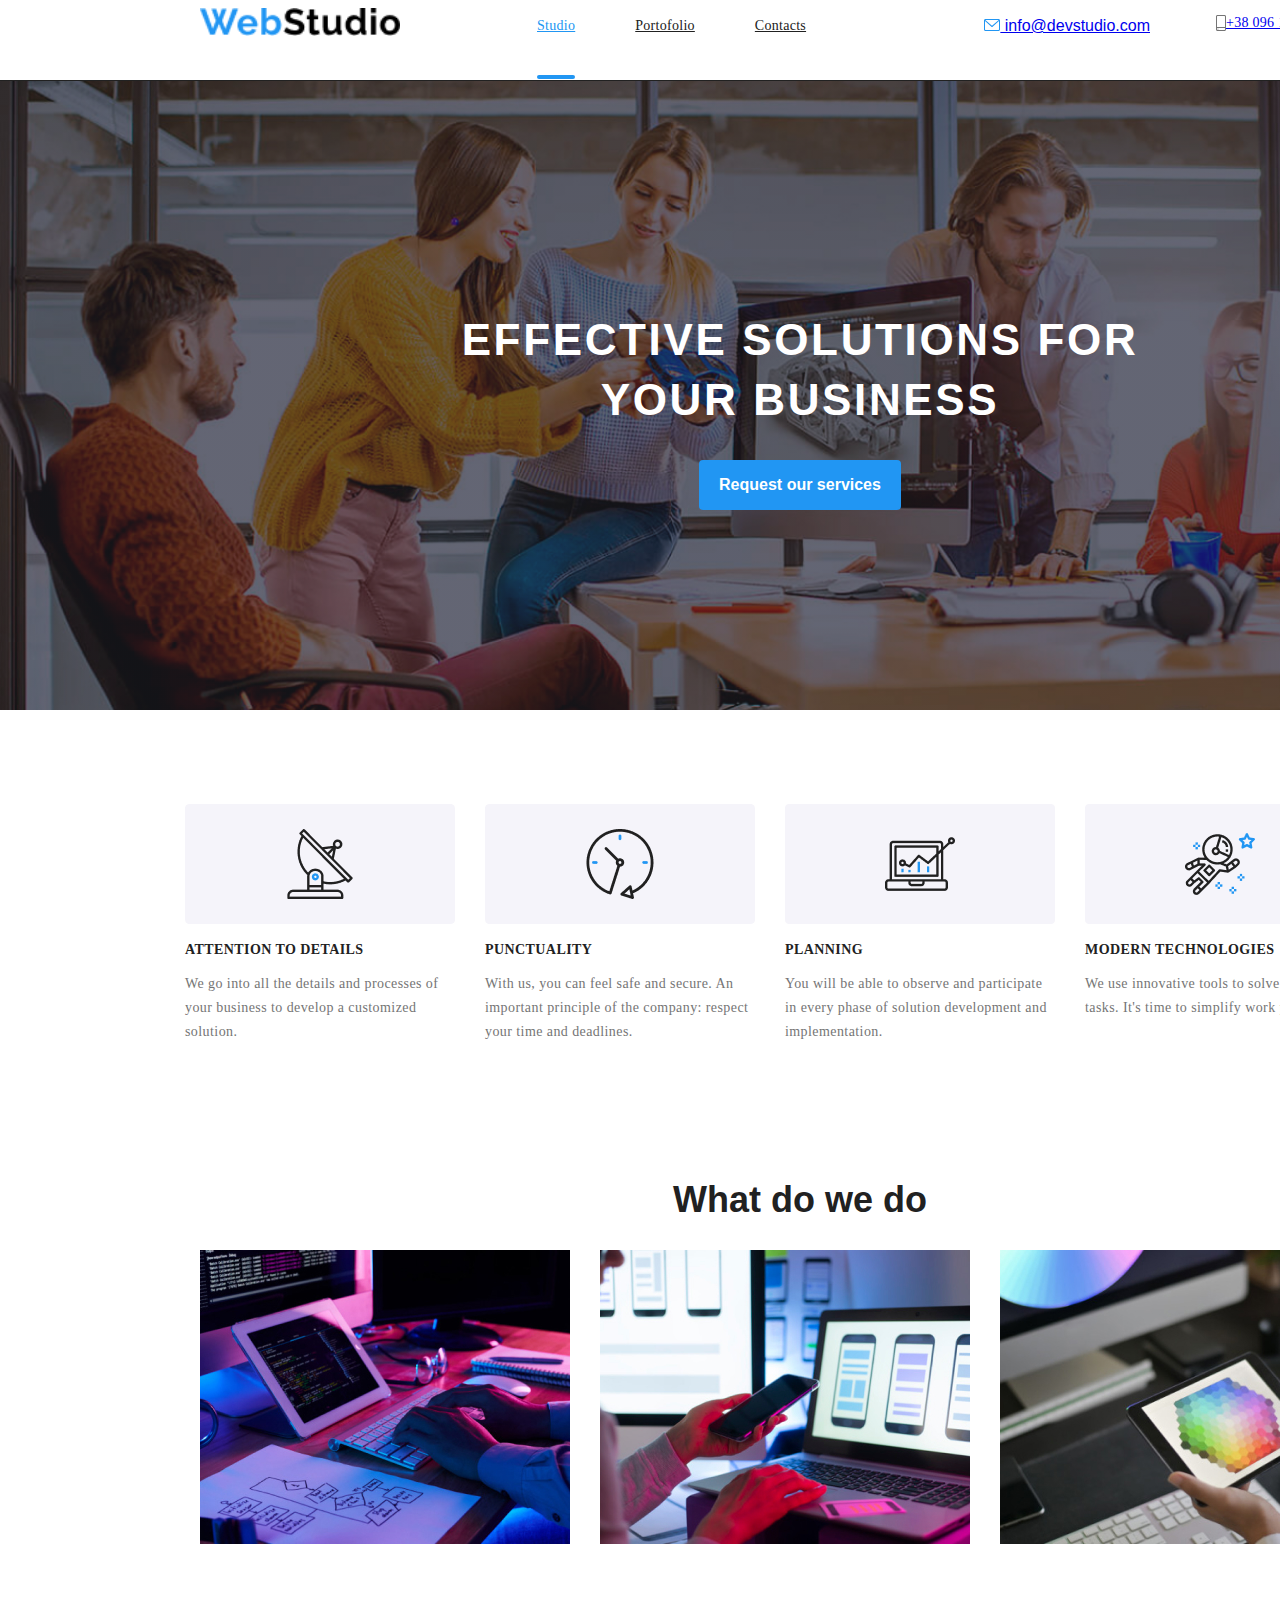
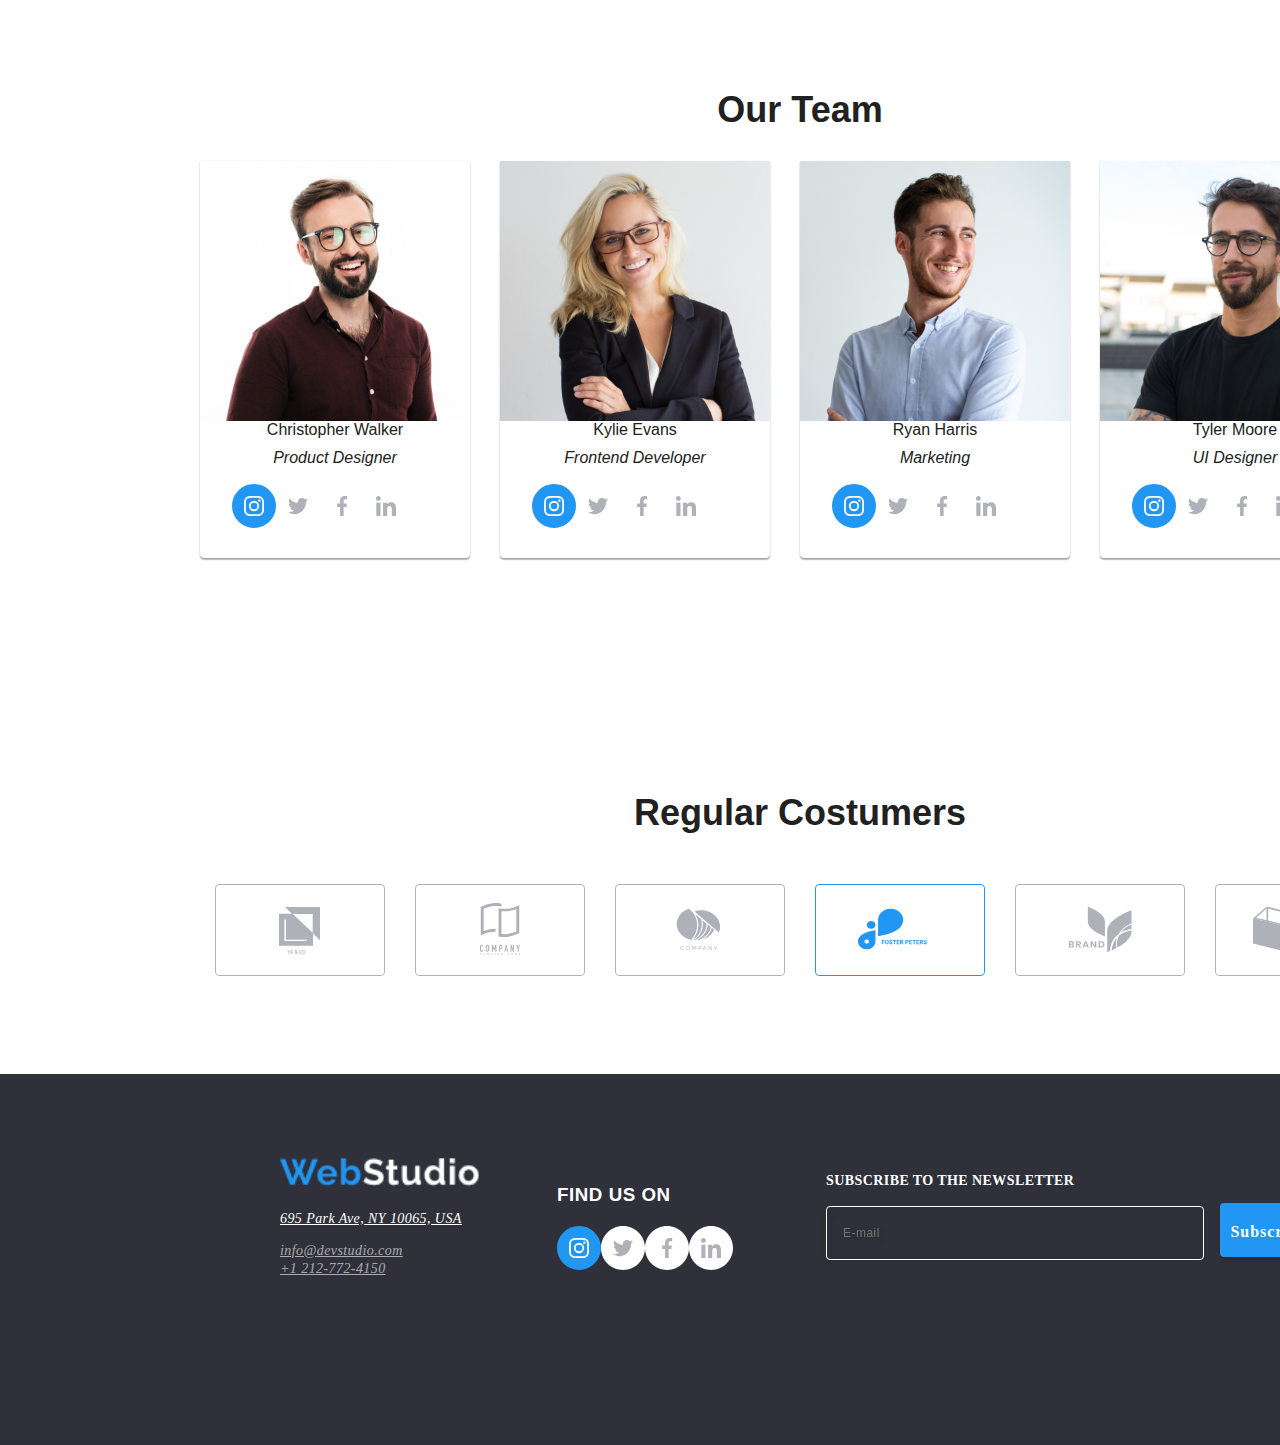
<file: Main/index.html>
<!DOCTYPE html>
<html lang="en">
<head>
    <meta charset="UTF-8">
    <meta name="viewport" content="width=device-width, initial-scale=1.0">
    <title>Web Studio Homework Project</title>
    <link rel="stylesheet" href="style.css">
</head>

<body class="body">
    <header class="header">
        <div class="container upper">
            <nav class="container second-upper">
                    <a class="up-webstudio" href="https://www.figma.com/file/Topsvmk1aTDEczh9VJsPcH/Barbershop_v1-(Copy)?type=design&node-id=25368-1336&t=vBqa1T29tDYzC7oD-0">
                    <img src="images/WebStudio mark.png" alt="WebStudio" width="200"></a>
            <ul class="container studio-portofolio-contacts">
                <li class="studio-portofolio-contacts-item"><a class="up-studio current" href="https://paulbud61.github.io/goit-markup-hw-01/" style="color: #2196F3;">Studio</a></li>
                <li class="studio-portofolio-contacts-item"><a class="up-portofolio" href="https://paulbud61.github.io/goit-markup-hw-02/" style="color: #212121;">Portofolio</a></li>
                <li class="studio-portofolio-contacts-item"><a class="up-contacts" href="contacts.html" style="color: #212121;">Contacts</a></li>
            </ul>
            </nav>
            <ul class="contact-up">
                <li class="container email-phone"><a class="up-email" href="http://gmail.com/"><svg class="header-email-icon" width="16" height="16">
                    <img class="email-icon" src="./images/icons.svg/envelope (hover).svg">
                  </svg>
                  info@devstudio.com
                  </a>
                <li class="container email-phone"><a class="up-phone-number" href="tel:+380961111111"><svg class="header-email-icon" width="16" height="16px">
                    <img class="phone-icon" src="./images/icons.svg/smartphone.svg">
                  </svg>
                  +38 096 111 11 11</a></li>
                
            </ul> 
        </div>
    </header>   
        
    <section class="container header-class">
        <div class="header-class-active">
            <h1 class="container uppertitle-class">EFFECTIVE SOLUTIONS FOR
                <br>
                 YOUR BUSINESS</h1>
            <button data-modal-open class="container request-button">Request our services</button>
            <body>
                <!-- Toate marcajele, inclusiv marcajele ferestrei modale -->
              
                <!-- Plasăm înainte de tag-ul de închidere body  -->
                <script src="./js/modal.js"></script>
              </body>
        </div>
    </section>
    <section class="container upperbody-section">
        <div class="div-upperbody">
            <ul class="container upperbody-class">
                <li class="upperbody-group1">
                    <img class="group-1" src="images/Group 1.png" alt="">
                    <h3 class="container first-upperbody-title-class">ATTENTION TO DETAILS</h3>
                    <p class="container first-upperbody-text-class">We go into all the details and processes of your business to develop a customized solution.</p>
                </li>
                <li class="upperbody-group2">
                    <img class="group-2" src="images/Group 2.png" alt="">
                    <h3 class="container second-upperbody-title-class">PUNCTUALITY</h3>
                    <p class="container second-upperbody-text-class">With us, you can feel safe and secure. An important principle of the company: respect your time and deadlines.</p>
                </li>
                <li class="upperbody-group3">
                    <img class="" src="images/Group 3.png" alt="">
                    <h3 class="container third-upperbody-title-class">PLANNING</h3>
                    <p class="container third-upperbody-text-class">You will be able to observe and participate in every phase of solution development and implementation.</p>
                </li>
                <li class="upperbody-group4">
                    <img src="images/Group 4.png" alt="">
                    <h3 class="container fourth-upperbody-title-class">MODERN TECHNOLOGIES</h3>
                    <p class="container fourth-upperbody-text-class">We use innovative tools to solve assigned tasks. It's time to simplify work processes.</p>
                </li>
         </ul>
        </div>
    </section>
            <section class="section-body-class">
                <div class="container body-class">
            
                    <h2 class="container body-title-class">What do we do</h2>
        
                    <ul class="body-images">
                        <li class="container body-first-img-class">
                            <img src="images/what do we do 1.jpg" alt="" />
                            <div class="overlay overlay">
                              <h3 class="title-img">Desktop App</h3> 
                            </div>
                          </li>
                        <li class="container body-second-img-class"> <img src="images/what we do 2.jpg" alt="Phoning" width="370"><div class="overlay overlay-2">
                            <h3 class="title-img">Mobile Apps</h3> 
                          </div></li>
                        <li class="container body-third-img-class"><img src="images/what we do 3.jpg" alt="Drawing" width="370"><div class="overlay overlay-3">
                            <h3 class="title-img">Design Solutions</h3> 
                          </div></li> 
                    </ul>
                </div>
            </section>
    
    <section class="section-lowerbody-class">
        <ul class="container lowerbody-class">
            <h2 class="container lowerbody-title-class">Our Team</h2>
    
            <ul class="container lowerbody-imgs-class">
                <li class="container lowerbody-first-pers-class">
                    <img class="container lowerbody-first-img-class" src="images/Crhistopher Walker.jpg" alt="Christopher Walker" width="200px">
                    
                    <span class="container lowerbody-first-name-class">Christopher Walker</span>
                     
                     <em class="container lowerbody-first-job-class">Product Designer</em>
                     
                     <div class="social-1">
                        <img class="instagram-1" src="images/icons.svg/instagram.svg" alt="">
                        <img class="twitter-1" src="images/icons.svg/twitter.svg" alt="">
                        <img class="facebook-1" src="images/icons.svg/facebook.svg" alt="">
                        <img class="linkedln-1" src="images/icons.svg/linkedln.svg" alt="">
                     </div>
                     
                  </li>
                    <li class="container lowerbody-second-pers-class">
                        <img class="container lowerbody-second-img-class" src="images/Kylie Evans.jpg" alt="Kylie Evans" width="200px">
                        
                        <span class="container lowerbody-second-name-class">Kylie Evans</span>
                        
                        <em class="container lowerbody-second-job-class">Frontend Developer</em>
                      
                        <div class="social-2">
                        <img class="instagram-2" src="images/icons.svg/instagram.svg" alt="">
                        <img class="twitter-2" src="images/icons.svg/twitter.svg" alt="">
                        <img class="facebook-2" src="images/icons.svg/facebook.svg" alt="">
                        <img class="linkedln-2" src="images/icons.svg/linkedln.svg" alt="">
                     </div>
                    </li>
                    <li class="container lowerbody-third-pers-class">
                        <img class="container lowerbody-third-img-class" src="images/Ryan Harris.jpg" alt="Ryan Harris"width="200px">
                        
                        <span class="container lowerbody-third-name-class">Ryan Harris</span>
                        
                        <em class="container lowerbody-third-job-class">Marketing</em>
                        
                        <div class="social-3">
                        <img class="instagram-3" src="images/icons.svg/instagram.svg" alt="">
                        <img class="twitter-3" src="images/icons.svg/twitter.svg" alt="">
                        <img class="facebook-3" src="images/icons.svg/facebook.svg" alt="">
                        <img class="linkedln-3" src="images/icons.svg/linkedln.svg" alt="">
                     </div>
                    </li>
                    <li class="container lowerbody-fourth-pers-class">
                        <img class="container lowerbody-fourth-img-class" src="images/Tyler Moore.jpg" alt="Tyler Moore"width="200px">
                        
                        <span class="container lowerbody-fourth-name-class">Tyler Moore</span>
                        
                        <em class="container lowerbody-fourth-job-class">UI Designer</em>
                        
                        <div class="social-4">
                        <img class="instagram-4" src="images/icons.svg/instagram.svg" alt="">
                        <img class="twitter-4" src="images/icons.svg/twitter.svg" alt="">
                        <img class="facebook-4" src="images/icons.svg/facebook.svg" alt="">
                        <img class="linkedln-4" src="images/icons.svg/linkedln.svg" alt="">
                     </div>
                    </li>
            </ul>
    
        </ul>
    </section>
       
    <section class="clients-section">
        <div class="regular-clients">
                <h2 class="regular-clients-title">Regular Costumers</h2>            
            <ul class="clients-list">
                <li><img class="client-1" src="images/icons.svg/Client 1.svg" alt=""></li>
                <li><img class="client-2" src="images/icons.svg/Client 2.svg" alt=""></li>
                <li><img class="client-3" src="images/icons.svg/Client 3.svg" alt=""></li>
                <li><img class="client-4" src="images/icons.svg/Client 4.svg" alt=""></li>
                <li><img class="client-5" src="images/icons.svg/Client 5.svg" alt=""></li>
                <li><img class="client-6" src="images/icons.svg/Client 6.svg" alt=""></li>  
            </ul>
        </div>
    </section>



    <footer class="container footer">
        <div class="div-footer">
            <ul class="ul-footer">
                <li class="li-adress"><a class="down-webstudio" href="https://www.figma.com/file/Topsvmk1aTDEczh9VJsPcH/Barbershop_v1-(Copy)?type=design&node-id=25368-1336&t=vBqa1T29tDYzC7oD-0"></a>
                <address>
                <ul>
                    <li><img src="images/WebStudio (1).png" alt="WebStudio" width="200"></a></li>
                <li> <p class="down-adress"><a href="695 Park Ave, NY 10065, USA" style="color: #FFFFFF;">695 Park Ave, NY 10065, USA</a></p> </li>
                <li><em class="down-email"><a href="info@devstudio.com" style="color: #FFFFFF99;">info@devstudio.com</a></em> </li>
                <li><em class="down-phone-number"><a href="+1 212-772-4150" style="color: #FFFFFF99;">+1 212-772-4150</a></em></li>
            </ul></address></li>
            
            <li class="FIND-US-ON">
                <h3 class="FIND-US">FIND US ON</h3>
                <div class="social-footer">
                    <img class="instagram-1" src="images/icons.svg/instagram.svg" alt="">
                    <img class="twitter-1" src="images/icons.svg/twitter.svg" alt="">
                    <img class="facebook-1" src="images/icons.svg/facebook.svg" alt="">
                    <img class="linkedln-1" src="images/icons.svg/linkedln.svg" alt="">
                </div>
            </li>
            </ul>
            <div class="form-footer">
                <p class="form-text">Subscribe to the newsletter</p>
                <form class="footer-form-email">
                    <label class="footer-label">
                        <input class="footer-input" type="email" name="email" placeholder="E-mail">
                    </label>
            
                    <button class="footer-form-btn" type="submit">Subscribe
                        <svg class="footer-icon" width="24" height="24">
                            <use href="./symbols/symbols/symbol-defs.svg#icon-icon-send"></use>
                        </svg>
                    </button>
                    </form>
                    </div>
                
        </div>
    </footer>

<!--Modal-->

<div class="modal is-hidden" data-modal>
    <div class="modal-content">
        <button class="close-btn"data-modal-close>&times;</button>
        <h3 class="form-tittle"> Leave your information and we'll call you back</h3>
        <form class="form">
            <div class="form-modal">
                <label class="modal-label">Name</label>
                <input class="bar" type="text" name="name" id="name">
                <svg class="form-icons" width="18" height="18">
                    <use href="./symbols/symbols/symbol-defs.svg#icon-person-black-18dp-1"></use>
                    </svg>
            </div>
            <div>

            </div>
            <div class="form-modal">
                <label class="modal-label">Telephone</label>
                <div class="icon-bar">
                    <input class="bar" type="tel" id="phone">
                    <svg class="form-icons" width="18" height="18">
                        <use href="./symbols/symbols/symbol-defs.svg#icon-phone-black-18dp-1"></use>
                        </svg> 
                </div>
                   
            </div>
            <div>
                <div class="form-modal">
                    <label class="modal-label">Email</label>
                    <input class="bar" type ="email" id="email">
                    <svg class="form-icons" width="18" height="18">
                        <use href="./symbols/symbols/symbol-defs.svg#icon-email-black-18dp-1"></use>
                        </svg>
                </div>
            </div>
            <div class="user-comments-div">
                <label class="modal-label" for="user-comment">Comment</label>
                <textarea class="label-comment" id="user-comment" name="user-comment" placeholder="Text input"></textarea>
            </div>
            <label class="agree-tandc">I agree with the letter and accept the&nbsp;
                <a class="tandc" href="">Terms and Conditions</a>
                <input type="checkbox" name="agree-tandc">
                <span class="checkmark"></span>
              </label>
            <button class="send" type="submit">Send</button>
        </form>
    </div>
</div>

    <script>feather.replace()</script>
    <script src="./js/modal.js"></script>   
</body>
</html>
</file>
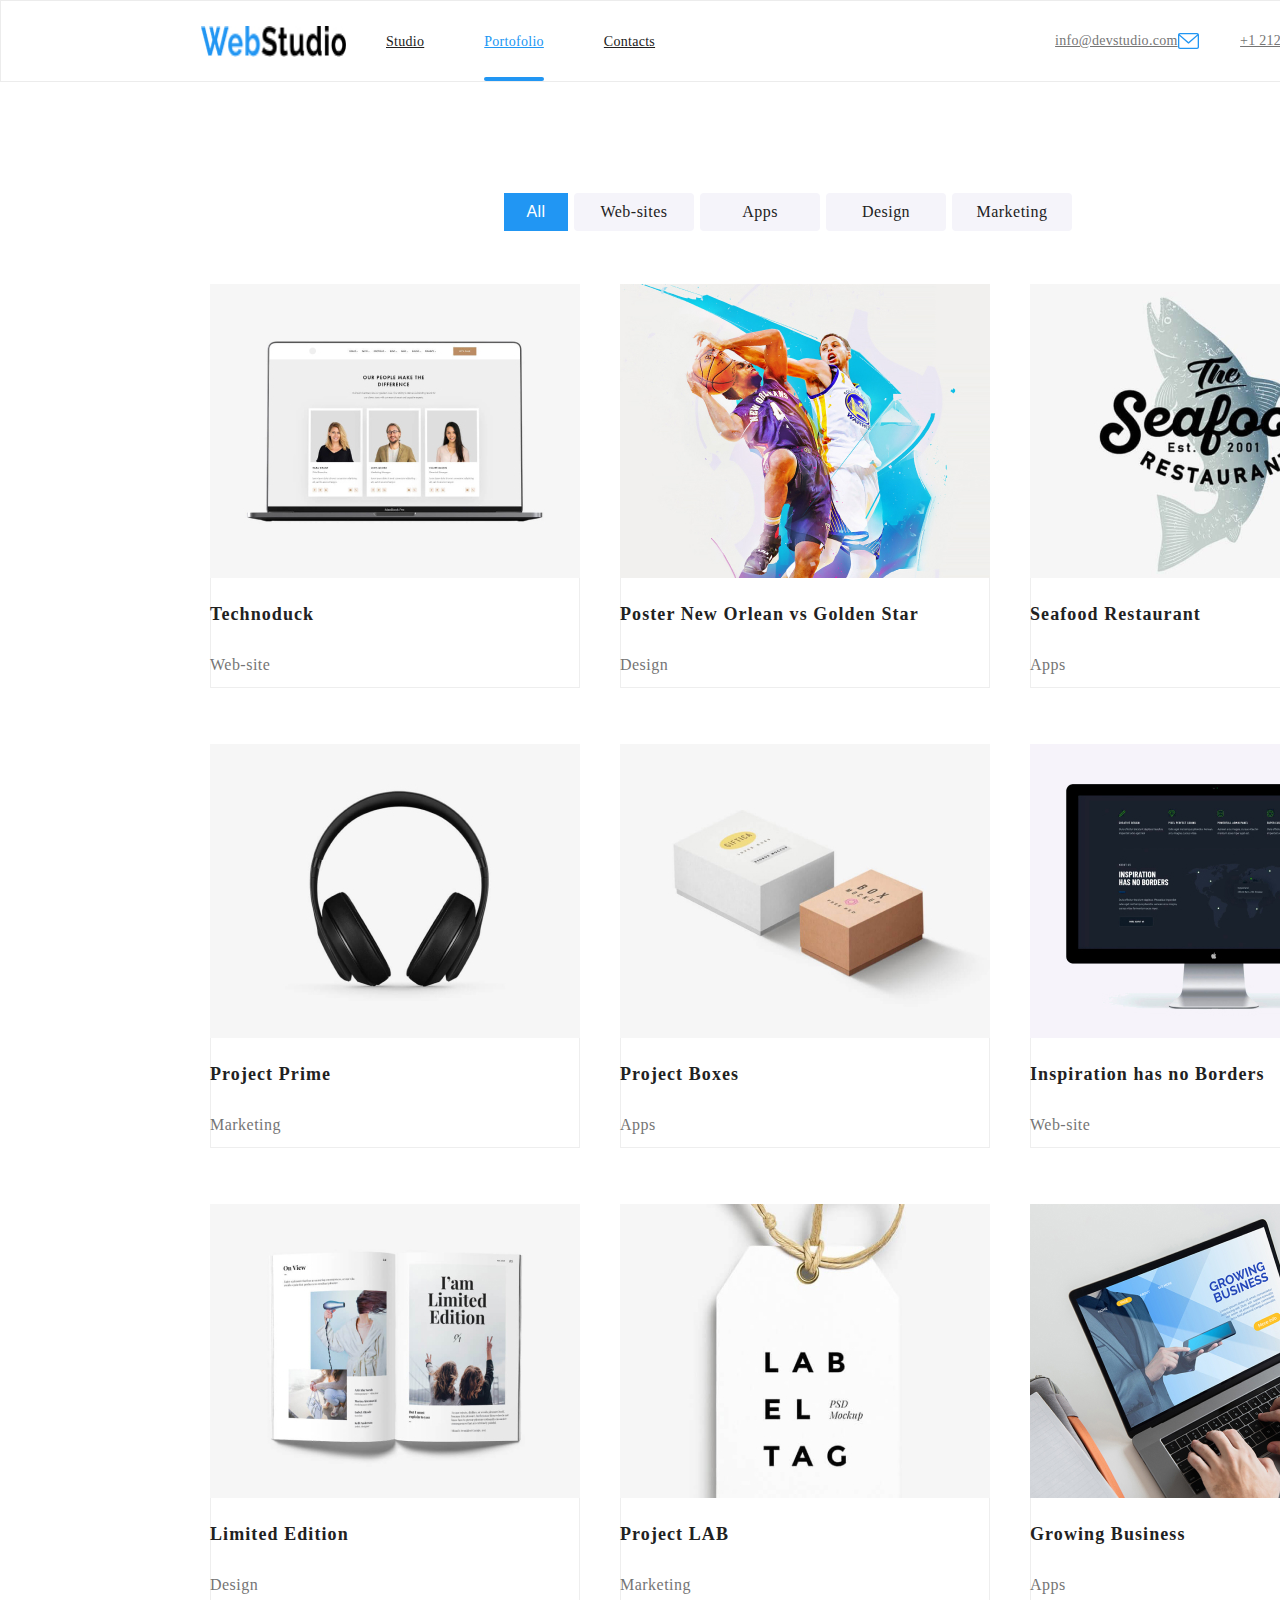
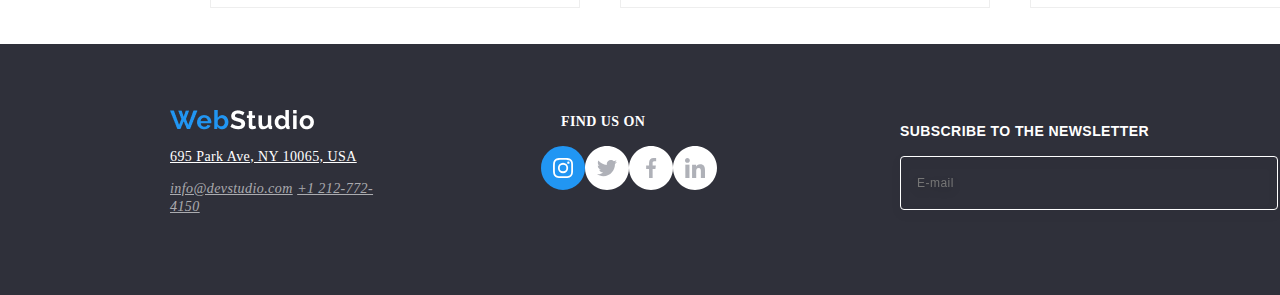
<file: Portofolio/index.html>
<!DOCTYPE html>
<html lang="en">
<head>
    <meta charset="UTF-8">
    <meta name="viewport" content="width=device-width, initial-scale=1.0">
    <title>Web Studio Homework Project</title>
    <link rel="stylesheet" href="style.css">
   
</head>
<body class="body">
    <section class="container head">
        <div class="div-head">
            <nav class="nav">
                <img class="up-web-studio" src="images/WebStudio.jpg" width="100px" alt="">
                <ul class="ul-head">
                    <li class="li-head"><a class="up-studio" href ="https://paulbud61.github.io/goit-markup-hw-01/" style="color: #212121;" class="studio">Studio</a></li>
                    <li class="li-head"><a class="up-portofolio current" href="https://paulbud61.github.io/goit-markup-hw-02/">Portofolio</a></li>
                    <li class="li-head"><a class="up-contacts" href="" style="color: #212121">Contacts</a></li>
                </ul>
            </nav>
            <ul class="contacts-up">
                <li class="li-contacts-up"><a class="up-email" href="up-email" style="color: #757575;">info@devstudio.com<img class="img-contacts" src="images/icons.svg/envelope (hover).svg"></a></li>
                <li class="li-contacts-up"><a class="up-phone-number" href="up-phone-number" style="color: #757575;">+1 212-772-4150<img class="img-contacts" src="images/icons.svg/smartphone.svg"></a></li> 
            </ul>
            
        </div>
        
    </section>

  <div class="main-body">
    <section class="top-filters-section">
        <div class="top-filters-div">
            <ul class="container top-filters">
                <li class="all"><button class="portofolio-button" type="button">All</button></li>
                <li class="website"><button class="portofolio-button2" type="button">Web-sites</button></li>
                <li class="apps"><button class="portofolio-button2" type="button">Apps</button></li>
                <li class="design"><button class="portofolio-button2" type="button">Design</button></li>
                <li class="marketing"><button class="portofolio-button2" type="button">Marketing</button></li>   
            </ul>
        </div>
      
    </section>
    
<section>
    <div class="div-body-pics">
        <ul class="container first-body-pics">
            <li class="first-pic-class">
               <div class="box"><img class="first-pic" src="images/img (7).jpg" width="200px" alt=""><div class="overlay">
                <p class="first-effect">Technoduck is a state-of-the-art coronavirus distribution platform. Companies use this platform for digital espionage and attacks on competitors' secure servers.</p></div>
                </div>
                <div>
                    <h3 class="first-project">Technoduck</h3>
                <p class="first-website">Web-site</p>
                </div>
                
            </li>
            
            <li class="second-pic-class">
                <div class="box"><img class="second-pic" src="images/img (8).jpg" width="200px" alt=""><div class="overlay">
                <p class="second-effect">ABCD</p></div>
                </div>
                <div>
                    <h3 class="second-project">Poster New Orlean vs Golden Star</h3>
                <p class="second-website">Design</p>
                </div>
            </li>
            <li class="third-pic-class">
                <div class="box"><img class="third-pic" src="images/img (9).jpg" width="200px" alt=""><div class="overlay">
                    <p class="second-effect">ABCD</p></div>
                    </div>
                    <div>
                        <h3 class="third-project">Seafood Restaurant </h3>
                <p class="third-website">Apps</p>
                    </div>
                
            </li>
        </ul>
        <ul class="container first-body-pics">
            <li class="fourth-pic-class">
                <div class="box"><img class="third-pic" src="images/img (10).jpg" width="200px" alt=""><div class="overlay">
                    <p class="second-effect">ABCD</p></div>
                    </div>
                <h3 class="fourth-project">Project Prime</h3>
                <p class="fourth-website">Marketing</p>
            </li>
            <li class="fifth-pic-class">
                <div class="box"><img class="third-pic" src="images/img (11).jpg" width="200px" alt=""><div class="overlay">
                    <p class="second-effect">ABCD</p></div>
                    </div>
                <h3 class="fifth-project">Project Boxes</h3>
                <p class="fifth-website">Apps</p>
            </li>
            <li class="sixth-pic-class">
                <div class="box"><img class="third-pic" src="images/img (12).jpg" width="200px" alt=""><div class="overlay">
                    <p class="second-effect">ABCD</p></div>
                    </div>
                <h3 class="sixth-project">Inspiration has no Borders</h3>
                <p class="sixth-website">Web-site</p>
            </li>
        </ul>
        <ul class="container first-body-pics">    
            <li class="seventh-pic-class">
                <div class="box"><img class="third-pic" src="images/img (13).jpg" width="200px" alt=""><div class="overlay">
                    <p class="second-effect">ABCD</p></div>
                    </div>
                <h3 class="seventh-project">Limited Edition</h3>
                <p class="seventh-website">Design</p>
            </li>
            <li class="eight-pic-class">
                <div class="box"><img class="third-pic" src="images/img (15).jpg" width="200px" alt=""><div class="overlay">
                    <p class="second-effect">ABCD</p></div>
                    </div>
                <h3 class="eight-project">Project LAB</h3>
                <p class="eight-website">Marketing</p>
            </li>
            <li class="ninth-pic-class">
                <div class="box"><img class="third-pic" src="images/img (16).jpg" width="200px" alt=""><div class="overlay">
                    <p class="second-effect">ABCD</p></div>
                    </div>
                    <div>
                        <h3 class="ninth-project">Growing Business</h3>
                        <p class="ninth-website">Apps</p>
                    </div>
                
            </li>
        </ul>
    </div>
</section>

  <footer class="container down">
    <div class="div-footer">
        <div class="ul-footer-contacts">
            <img class="down-web-studio" src="images/WebStudio (1).png" width="100px" alt="">
            <p class="down-adress"><a href="695 Park Ave, NY 10065, USA" style="color: #FFFFFF">695 Park Ave, NY 10065, USA</a></p>
            <em class="down-email"><a href="info@devstudio.com" style="color:#FFFFFF99">info@devstudio.com</a></em> 
            <em class="down-phone-number"><a href="+1 212-772-4150" style="color:#FFFFFF99">+1 212-772-4150</a></em> 
        </div>
    
        <div class="FIND-US-ON">
        <h3 class="FIND-US">FIND US ON</h3>
        <ul class="social-footer">
            <img class="instagram-1" src="images/icons.svg/instagram.svg" alt="">
            <img class="twitter-1" src="images/icons.svg/twitter.svg" alt="">
            <img class="facebook-1" src="images/icons.svg/facebook.svg" alt="">
            <img class="linkedln-1" src="images/icons.svg/linkedln.svg" alt="">
        </div>
        <div class="form-footer">
            <p class="form-text">Subscribe to the newsletter</p>
            <form class="footer-form-email">
                <label class="footer-label">
                    <input class="footer-input" type="email" name="email" placeholder="E-mail">
                </label>
        
                <button class="footer-form-btn" type="submit">Subscribe
                    <svg class="footer-icon" width="24" height="24">
                        <use href="./symbols/symbols/symbol-defs.svg#icon-send"></use>
                    </svg>
                </button>
                </form>
                </div>
    </div>
  </footer>

</body>
</html>
</file>
<file: Main/style.css>
body{background: #FFFFFF;
    width: 1600px;
height: 2930px;
top: -1717px;
left: -1867px;
font-family: 'Roboto', sans-serif;
color: #212121;
border: #212121;
margin: auto;;}

:root {
    --link-color: #757575;
    --text-font-family: "Roboto", "sans-serif";
    --social-background-icon-color: #ffff;
    --social-icon-color: #AFB1B8;
    --social-icon-hover-color: #2196F3;
    --brand-color: #212121;
    --transition: 250ms cubic-bezier(0.4, 0, 0.2, 1);
}

button:hover{background-color: yellow;
    opacity: 1;
    transition: 250ms;
    transition-timing-function: cubic-bezier(0.4, 0, 0.2, 1);}
a:hover{background-color: #2196F3;;
transition: color var(--transition);
opacity: 1;
transition: 250ms;
transition-timing-function: cubic-bezier(0.4, 0, 0.2, 1);}

a{transition: color var(--transition);
    opacity: 1;
    transition: 0.3s;}

.first-button:focus{color: blue;
    transition: 2s cubic-bezier(0.4, 0, 0.2, 1)}

ul{list-style: none;}

.header{width: 1600px;
    height: 80px;
    border-bottom: 1px solid;
    }

.header-class{
    background-image: linear-gradient( to right, rgba(47, 48, 58, 0.4), rgba(47, 48, 58, 0.4) ), url(images/header\ img.jpg);
    background-size: cover;
    padding: 200px 0px;
    justify-content: center;
    display: block;
    text-align: center;
    color: #FFFFFF;
    line-height: 1.15;
    -webkit-text-size-adjust: 100%;}

.header-class-active{width: 1200px;
    margin-right: auto;
    margin-left: auto;
    padding: 0 15px;
    text-align: center;}

.contact-up{ list-style: none;
    padding: 0;
    margin: 0;
    display: flex;
    
}

    
.uppertitle-class{
    color: var(--white);
    font-weight: 900;
    font-size: 44px;
    line-height: 1.36;
    margin-bottom: 30px;
    letter-spacing: 0.06em;
}

.request-button{
    background: #2196F3;
    color: var(--white);
    font-weight: 700;
    font-size: 16px;
    line-height: 1.86;
    cursor: pointer;
    font-family: "Roboto", sans-serif;
    border: none;
    border-radius: 4px;
    padding: 10px 20px;
    transition: background-color var(--transition);
}

.upperbody-section{
    padding: 94px 0px;
}

.div-upperbody{
    display: flex;
    width: 1200px;
    margin-right: auto;
    margin-left: auto;
    padding: 0 15px;
    
}


.section-body-class{padding-top: 0px;
    display: block;
    line-height: 1.15;
    -webkit-text-size-adjust: 100%;
}

.upperbody-class{width: 1170px;
    height: 251px;
    top: 774px;
    left: 215px;
    border-radius: 4px;
    display: flex;
    justify-content: center;
    padding: 0;
    margin: 0;}

.upperbody-group1{width: 270px;
    height: 251px;
    top: 774px;
    left: 215px;
    border-radius: 4px;
    margin-right: 30px;
    }

.upperbody-group2{margin-right: 30px;}

.upperbody-group3{margin-right: 30px;}

.upperbody-group4{margin-right: 30px;}

.group-1{width: 270px;
    height: 120px;
    top: 774px;
    left: 215px;
    border-radius: 4px
    }
.group-2{width: 270px;
    height: 120px;
    top: 774px;
    left: 515px;
    border-radius: 4px}

.first-upperbody-title-class{
    width: 270px;
    height: 16px;
    top: 774px;
    left: 215px ;
    font-family: Roboto;
    font-size: 14px;
    font-weight: 700;
    line-height: 16px;
    letter-spacing: 0.03em;
    text-align: left;
    color : #212121;}
.first-upperbody-text-class{
    width: 270px;
height: 75px;
top: 800px;
left: 215px;
font-family: Roboto;
font-size: 14px;
font-weight: 400;
line-height: 24px;
letter-spacing: 0.03em;
text-align: left;
color: #757575;
}
.second-upperbody-title-class{
width: 270px;
height: 16px;
top: 774px;
left: 515px;
font-family: Roboto;
font-size: 14px;
font-weight: 700;
line-height: 16px;
letter-spacing: 0.03em;
text-align: left;
color : #212121;}
.second-upperbody-text-class{
    width: 270px;
height: 75px;
top: 800px;
left: 515px;
font-family: Roboto;
font-size: 14px;
font-weight: 400;
line-height: 24px;
letter-spacing: 0.03em;
text-align: left;
color: #757575}
.third-upperbody-title-class{
    width: 270px;
height: 16px;
top: 774px;
left: 815px;
font-family: Roboto;
font-size: 14px;
font-weight: 700;
line-height: 16px;
letter-spacing: 0.03em;
text-align: left;
color : #212121;}
.third-upperbody-text-class{
    width: 270px;
height: 75px;
top: 800px;
left: 815px;
font-family: Roboto;
font-size: 14px;
font-weight: 400;
line-height: 24px;
letter-spacing: 0.03em;
text-align: left;
color: #757575}
.fourth-upperbody-title-class{width: 270px;
    height: 16px;
    top: 774px;
    left: 1115px;
    font-family: Roboto;
    font-size: 14px;
    font-weight: 700;
    line-height: 16px;
    letter-spacing: 0.03em;
    text-align: left;
    color : #212121;}
.fourth-upperbody-text-class{width: 270px;
    height: 75px;
    top: 800px;
    left: 1115px;
    font-family: Roboto;
    font-size: 14px;
    font-weight: 400;
    line-height: 24px;
    letter-spacing: 0.03em;
    text-align: left;
    color: #757575}

.body-class{
    width: 1200px;
height: 386px;
top: 1119px;
left: 215px;
margin: auto;

}
.body-title-class{ display: block;
    text-align: center;
    font-weight: 700;
    font-size: 36px;}

.body-images{display: flex;
margin: auto;
padding: 0;
    margin: 0;
position: relative;}

    .overlay {
        left: 0;
        bottom: 100%;
        height: 0;
        width: 370px;
        overflow: hidden;
        backdrop-filter: blur(8px) brightness(80%);
        transition: all .3s ease-in-out; 
        position: absolute;
      }
      
      .body-first-img-class:hover .overlay {
        bottom: 0;
        height: 25%;}

        .overlay-2{
            left: 0;
            bottom: 100%;
            height: 0;
            width: 370px;
            overflow: hidden;
            backdrop-filter: blur(8px) brightness(80%);
            transition: all .3s ease-in-out; 
            position: absolute;
          }
          
          .body-second-img-class:hover .overlay-2 {
            bottom: 0;
            height: 25%;}

            .overlay-3{
                left: 0;
                bottom: 100%;
                height: 0;
                width: 370px;
                overflow: hidden;
                backdrop-filter: blur(8px) brightness(80%);
                transition: all .3s ease-in-out; 
                position: absolute;
              }
              
              .body-third-img-class:hover .overlay-3 {
                bottom: 0;
                height: 25%;}

.title-img{width: 376px;
    height: 16px;
    top: 1462px;
    left: 347px;
    font-family: Roboto;
font-size: 25px;
font-weight: 700;
line-height: 16px;
letter-spacing: 0.03em;
text-align: center;
color: #FFFFFF;

    }

.body-first-img-class{
    margin-right: 30px;
    position: relative;
}
.body-second-img-class{
    margin-right: 30px;
    position: relative;
}
.body-third-img-class{
    margin-right: 30px;
    position: relative;
}

.section-lowerbody-class{padding: 94px 0px;}

.lowerbody-class{
    width: 1200px;
    margin-right: auto;
    margin-left: auto;
    padding: 0 15px;}

.lowerbody-title-class{
    display: block;
  text-align: center;
  font-weight: 700;
  font-size: 36px;}

.card{width: 270px;
    height: 428px;
    top: 1785px;
    left: 215px;
    border-radius: 0px 0px 4px 4px;}


.lowerbody-imgs-class{
    list-style: none;
    padding: 0;
    margin: 0;
    display: flex;}

.lowerbody-first-pers-class{
    background-color: var(white);
    border-radius: 0px 0px 4px 4px;
    box-shadow: 0px 1px 3px rgba(0, 0, 0, 0.12), 0px 1px 1px rgba(0, 0, 0, 0.14), 0px 2px 1px rgba(0, 0, 0, 0.2);
    display: flex;
    flex-direction: column;
    padding-bottom: 30px;
    align-self: center;
    margin-right: 30px;
}
.social-1{display: flex;
    align-self: center;
    width: 206px;
    height: 44px;
    top: 2139px;
    left: 247px;
    align-self: center;
}
.instagram-1{width: 44px;
    height: 44px;
    top: 2139px;
    left: 247px;}
.twitter-1{width: 44px;
    height: 44px;
    top: 2139px;
    left: 301px;}
.facebook-1{width: 44px;
    height: 44px;
    top: 2139px;
    left: 355px;}
.linkedln-1{width: 44px;
    height: 44px;
    top: 2139px;
    left: 409px;}


.lowerbody-first-img-class{
    width: 270px;
    height: 260px;
    top: 1635px;
    left: 515px;
}
.lowerbody-first-name-class{
    font-weight: 500;
    font-size: 16px;
    line-height: 1.17;
    text-align: center;
    margin-bottom: 10px;
}
.lowerbody-first-job-class{
    color: var(--text-light-grey);
    font-size: 16px;
    line-height: 1.17;
    text-align: center;
    margin-bottom: 16px;
}

.social-2{display: flex;
    align-self: center;
    width: 206px;
    height: 44px;
    top: 2139px;
    left: 247px;
    align-self: center;
}

.instagram-2{width: 44px;
    height: 44px;
    top: 2139px;
    left: 547px;
    align-self: center;}

.facebook-2{width: 44px;
    height: 44px;
    top: 2139px;
    left: 655px;
    align-self: center;}

.twitter-2{width: 44px;
    height: 44px;
    top: 2139px;
    left: 601px;
    align-self: center;}
.linkedln-2{width: 44px;
    height: 44px;
    top: 2139px;
    left: 709px;
    align-self: center;}
 
.lowerbody-second-pers-class{
    background-color: var(white);
    border-radius: 0px 0px 4px 4px;
    box-shadow: 0px 1px 3px rgba(0, 0, 0, 0.12), 0px 1px 1px rgba(0, 0, 0, 0.14), 0px 2px 1px rgba(0, 0, 0, 0.2);
    display: flex;
    flex-direction: column;
    padding-bottom: 30px;
    align-self: center;
    margin-right: 30px;}
.lowerbody-second-img-class{
    width: 270px;
height: 260px;
top: 1635px;
left: 515px}
.lowerbody-second-name-class{
    font-weight: 500;
    font-size: 16px;
    line-height: 1.17;
    text-align: center;
    margin-bottom: 10px;}
.lowerbody-second-job-class{
    color: var(--text-light-grey);
    font-size: 16px;
    line-height: 1.17;
    text-align: center;
    margin-bottom: 16px;}

.social-3{display: flex;
    align-self: center;
    width: 206px;
    height: 44px;
    top: 2139px;
    left: 247px;
    align-self: center;
}
.instagram-3{width: 44px;
    height: 44px;
    top: 2139px;
    left: 847px;}
.twitter-3{width: 44px;
    height: 44px;
    top: 2139px;
    left: 901px;}
.facebook-3{width: 44px;
    height: 44px;
    top: 2139px;
    left: 955px;}
.linkedln-3{width: 44px;
    height: 44px;
    top: 2139px;
    left: 1009px}

.lowerbody-third-pers-class{
    background-color: var(white);
    border-radius: 0px 0px 4px 4px;
    box-shadow: 0px 1px 3px rgba(0, 0, 0, 0.12), 0px 1px 1px rgba(0, 0, 0, 0.14), 0px 2px 1px rgba(0, 0, 0, 0.2);
    display: flex;
    flex-direction: column;
    padding-bottom: 30px;
    align-self: center;
    margin-right: 30px;}
.lowerbody-third-img-class{
    width: 270px;
height: 260px;
top: 1635px;
left: 815px;}
.lowerbody-third-name-class{
    font-weight: 500;
    font-size: 16px;
    line-height: 1.17;
    text-align: center;
    margin-bottom: 10px;}
.lowerbody-third-job-class{
    color: var(--text-light-grey);
    font-size: 16px;
    line-height: 1.17;
    text-align: center;
    margin-bottom: 16px;}

.social-4{display: flex;
    align-self: center;
    width: 206px;
    height: 44px;
    top: 2139px;
    left: 247px;
    align-self: center;
}

.instagram-4{width: 44px;
    height: 44px;
    top: 2139px;
    left: 1147px}

.twitter-4{width: 44px;
    height: 44px;
    top: 2139px;
    left: 1201px;}

.facebook-4{width: 44px;
    height: 44px;
    top: 2139px;
    left: 1255px;}

.linkedln-4{width: 44px;
    height: 44px;
    top: 2139px;
    left: 1309px}

.lowerbody-fourth-pers-class{
    background-color: var(white);
    border-radius: 0px 0px 4px 4px;
    box-shadow: 0px 1px 3px rgba(0, 0, 0, 0.12), 0px 1px 1px rgba(0, 0, 0, 0.14), 0px 2px 1px rgba(0, 0, 0, 0.2);
    display: flex;
    flex-direction: column;
    padding-bottom: 30px;
    align-self: center;
    margin-right: 30px;}
.lowerbody-fourth-img-class{width: 270px;
    height: 260px;
    top: 1635px;
    left: 1115px}
.lowerbody-fourth-name-class{
    font-weight: 500;
    font-size: 16px;
    line-height: 1.17;
    text-align: center;
    margin-bottom: 10px;}
.lowerbody-fourth-job-class{
    color: var(--text-light-grey);
    font-size: 16px;
    line-height: 1.17;
    text-align: center;
    margin-bottom: 16px;}

.clients-section{
    padding: 94px 0px;
}

.regular-clients{width: 1200px;
    margin-right: auto;
    margin-left: auto;
    padding: 0 15px;}

.regular-clients-title{
  text-align: center;
  font-weight: 700;
    font-size: 36px;
    line-height: 1.17;
    margin-bottom: 50px;}

.clients-list{display: flex;
justify-content: center;
padding: 0;
margin: 0;}
.client-1{width: 170px;
    height: 92px;
    top: 2493px;
    left: 215px;
    border-radius: 4px;
    border: 1px;
    margin-right: 30px;}
.client-2{width: 170px;
    height: 92px;
    top: 2493px;
    left: 415px;
    border-radius: 4px;
    border: 1px;
    margin-right: 30px;}
.client-3{width: 170px;
    height: 92px;
    top: 2493px;
    left: 615px;
    border-radius: 4px;
    border: 1px;
    margin-right: 30px;
    }
.client-4{width: 170px;
    height: 92px;
    top: 2493px;
    left: 815px;
    border-radius: 4px;
    border: 1px;
    margin-right: 30px;
    }
.client-5{width: 170px;
    height: 92px;
    top: 2493px;
    left: 1015px;
    border-radius: 4px;
    border: 1px;
    margin-right: 30px;
    }
.client-6{width: 170px;
    height: 92px;
    top: 2493px;
    left: 1215px;
    border-radius: 4px;
    border: 1px;
    }

.footer{
    background: #2F303A;
    width: 1600px;
height: 251px;
top: 2679px;
padding: 60px 0px;}

.div-footer{   width: 1200px;
    margin-right: auto;
    margin-left: auto;
    padding: 0 15px;
    display: flex;
}

.upper{
    background: #FFFFFF;
    display: flex;
    align-items: center;
    justify-content: space-between;
    width: 1200px;
    margin-right: auto;
    margin-left: auto;
    padding: 0 15px;}

.second-upper{
    display: flex;
    align-items: center;}

    .up-webstudio{
        margin-right: 97px;
        font-family: "Raleway", sans-serif;
    font-weight: 700;
    font-size: 26px;
    line-height: 1.17;
    color: var(--text-color-accent);
    }
    .up-webstudio:focus{background-color: blue;}

    .studio-portofolio-contacts{display: flex;
        
    }
    
    .studio-portofolio-contacts-item{margin-right: 60px;
    }

    .current{
        position: relative;
        color: #2196F3;
    }

    .current::after{
        content: "";
        position: absolute;
        left: 0px;
        bottom: -46px;
        height: 4px;
        border-radius: 2px;
        width: 100%;
        background: #2196F3;
        margin-top: 10px;
    }
    .up-studio{
        font-family : Roboto;
    font-size: 14px;
    font-weight: 500;
    line-height: 16px;
    letter-spacing: 0.02em;
    text-align: left;
        width: 42px;
    height: 16px;
    
    }
    .up-studio:focus{background-color: pink;
        
    }
    .up-portofolio{font-family: Roboto;
        font-size: 14px;
        font-weight: 500;
        line-height: 16px;
        letter-spacing: 0.02em;
        text-align: left;
        width: 58px;
    height: 16px;
    top: 32px;
    left: 545px}
    .up-portofolio:focus{color: turquoise;}
    .up-contacts{font-family: Roboto;
        font-size: 14px;
        font-weight: 500;
        line-height: 16px;
        letter-spacing: 0.02em;
        text-align: left;
        width: 59px;
    height: 16px;
    top: 32px;
    left: 653px
    }
    .up-contacts:focus{color: crimson;}

icon{fill: var(--text-light-grey);
    margin-right: 10px;}

.header-email-icon{
    overflow: visible;
}

.email-phone{margin-right: 50px;
}
.body-class
    .up-email{font-weight: 500;
        line-height: 1.17;
        padding: 32px 0px 31px 0px;
        display: flex;
        
}
    .up-email:focus{color: gold;}
    
    .up-phone-number{
        width: 150px;
        height: 16px;
        top: 32px;
        left: 1263px;
        font-family: Roboto;
font-size: 14px;
font-weight: 500;
line-height: 16px;
letter-spacing: 0.02em;
display: flex;

}
    .up-phone-number:focus{background-color: aqua;}

.down-webstudio{width: 145px;
    height: 31px;
    top: 2739px;
    left: 215px;
    font-family: Raleway;
font-size: 26px;
font-weight: 700;
line-height: 31px;
letter-spacing: 0.03em;
text-align: left;

}
a.down-webstudio:hover{background-color: red;}

.down-adress{
    font-family: Roboto;
font-size: 14px;
font-weight: 400;
line-height: 16px;
letter-spacing: 0.03em;
text-align: left;
width: 207px;
height: 16px;
top: 2216px;
left: 215px;
color: #FFFFFF;;}
.down-adress:focus{color: red;}

.down-email{font-family: Roboto;
    font-size: 14px;
    font-weight: 400;
    line-height: 16px;
    letter-spacing: 0.03em;
    text-align: left;
    width: 231px;
height: 16px;
top: 2244px;
left: 215px;
color: #FFFFFF99;}
.down-phone-number{font-family: Roboto;
    font-size: 14px;
    font-weight: 400;
    line-height: 16px;
    letter-spacing: 0.03em;
    text-align: left;
    width: 231px;
height: 16px;
top: 2272px;
left: 215px;
color : #FFFFFF99;}

.FIND-US-ON{padding-top: 15px;}

.FIND-US{
    font-weight: 700;
    letter-spacing: 0.03em;
    line-height: 1.17;
    margin-bottom: 20px;
    text-transform: uppercase;
    color: #FFFFFF;}
.social-footer{
    display: flex;
    align-self: center;}

.ul-footer{display: flex;}

.li-adress{margin-right: 70px;
}

/*Modal*/

.modal{
    position: fixed;
    top: 0;
    left: 0;
    width: 100vw;
    height: 100vh;
    background: #00000033;
    display: flex;
    justify-content: center;
    align-items: center;
    transition-duration: 1s;
  transition-delay: 0.5s;
}

.modal-content{
    position: absolute;
    top: 50%;
    left: 50%;
    width: 528px;
    min-height: 581px;
    padding: 40px;
    border-radius: 4px;
    background-color: #FFF;
    transition: transform var(--transition);
    transform: translate(-50%, -50%) scaleY(1);
}

.is-hidden{
    visibility: hidden;
    transform : scale(1.1);
    opacity: 1;
    pointer-events: auto
}

.close-btn{
    background-color: red;
    border: 1px solid red;
    color: white;
    cursor: pointer;
    outline: none;
    position: absolute;
    right: 16px;
    top: 16px;
    transition: color var(--transition);
}

.close-btn:hover{
    background-color: red;
}

/* Formular*/

.form-modal{
    position: relative;
    display: flex;
    flex-direction: column;
    gap: 4px;
    
}


.bar{width: 448px;
    height: 40px;
    top: 382px;
    left: 576px;
    border-radius: 4px;
    padding-left: 40px;
    }

use{
    width: 16;
    height: 15;
}

.form-title{color: #212121;
    text-align: center;
    font-family: var(--text-font-family);
    font-size: 40px;
    letter-spacing: 0.6px;
    margin-bottom: 13px;
    display: flex;}

.form-icons{
    position: absolute;
    top: 50%;
    left: 12px;
    transition: fill var(--transition);
    transform: translateY(-50%);
    color: #2196F3;
}

.user-comments-div{
    margin-bottom: 16px;
}

.modal-label{display: block;
    margin-bottom: 4px;
    color: #757575;
    font-size: 12px;
    letter-spacing: 0.4px;
    letter-spacing: 0.12px;}

.label-comment{width: 460px;;
    height: 120px;
    padding: 8px 16px;
    border: 1px solid rgba(46, 47, 66, 0.4);
    border-radius: 4px;
    background-color: transparent;
    color: rgba(46, 47, 66, 0.4);
    outline: transparent;
    font-size: 12px;
    line-height: 1.17;
    letter-spacing: 0.4em;
    resize: none;
    transition: border-color var(--transition);}

    .send{
        display: block;
    align-self: center;
    min-width: 169px;
    height: 56px;
    padding: 0;
    border: none;
    border-radius: 4px;
    box-shadow: 0px 4px 4px rgba(0, 0, 0, 0.15);
    font-weight: 500;
    font-size: 16px;
    font-family: var(--text-font-family);
    letter-spacing: 0.04em;
    cursor: pointer;
    transition: var(--transition);
    background-color:#2196F3;
    color: white;
    margin-left: 150px;
    margin-top: 50px;
    width: 200px;
    height: 50px;
    top: 713px;
    left: 700px;
    border-radius: 4px;

    }

.privacy-policy{
    color: #2196F3;
}

.i-agree{
    color: #757575;
}

.form-footer{padding-left: 93px;
    margin-top: 25px;
    width: 700px;
height: 86px;
top: 1700px;
left: 815px;
border-radius: 4px;;

}
.form-text{
    color: #FFF;
    font-family: var(--text-font-family);
    font-size: 14px;
    font-weight: 700;
    letter-spacing: 0.42px;
    text-transform: uppercase;
}
.footer-input{width: 358px;
    height: 50px;
    border-radius: 4px;
    border: 1px solid #ffffff;
    background-color: transparent;
    font-size: 12px;
    line-height: 1.5;
    letter-spacing: 0.04em;
    padding-left: 16px;
    filter: drop-shadow(0px 4px 4px rgba(0, 0, 0, 0.15));
    color: #ffffff;}

.footer-form-btn{
    font-family: var(--text-font-family);
    font-size: 16px;
    font-weight: 700;
    color: #ffffff;
    cursor: pointer;
    background-color: #2196F3;
    border: none;
    border-radius: 4px;
    line-height: 30px;
    letter-spacing: 0.96px;
    box-shadow: 0px 4px 4px 0px rgba(0, 0, 0, 0.15);
    padding: 10px;
    margin-left: 12px;
}
.footer-icon{
    fill: #FFF;
    margin-left: 13px;
}


.checkmark{
    position: absolute;
    left: 58px;
    height: 15px;
    width: 16px;
    border: none;
    border-radius: 2px;
    transition: 250ms;
    transition-timing-function: cubic-bezier(0.4, 0, 0.2, 1);}

.divinputs span {
    font-size: 20px;
    font-weight: 700;}

.agree-tandc input{
    position: absolute;
    opacity: 0;
    cursor: pointer;
    height: 0;
    width: 0;}

.agree-tandc{
    cursor: pointer;
    display: flex;
    align-items: center;
    margin-top: 20px;
    font-size: 14px;
    color: #757575;
    -webkit-user-select: none;
    -moz-user-select: none;
    -ms-user-select: none;
    user-select: none;
    margin-left: 45px;
}

.tandc{
    text-decoration: underline;
    color: #2196F3;
    position: relative;
}

span.checkmark::after{
   content:url(symbols/symbols/checkbox.svg);}

.agree-tandc input:checked~.checkmark {
    height: 15px;
    width: 16px;
    border: none;
    background-color: #2196F3;
    background-image: url(symbols/symbols/checkbox-checked.svg);}

.agree-tandc input:checked~.checkmark:after {
        display: block;;
    }
.agree-tandc .checkmark:after {
        left: 6px;
        top: 2px;
        height: 9px;
        border: none;
        border-width: 0 2px 2px 0;}


.form-icons{
    position: absolute;
    top: 50%;
    left: 12px;
    transition: fill var(--transition);
    transform: translate(-50%);
}

.bar:focus-within+.form-icons{
    fill: var(--social-icon-hover-color);
    color: #2196F3;
}

textarea:focus{
    border: 3px solid #2196F3;
}

.bar:focus{
    outline: 3px solid #2196F3; 
}

.form-modal:hover .bar,
.form-modal:focus .bar{
    border-color: #2196F3;
    cursor: pointer;
}

.form-modal:hover .form-icons,
.form-modal:focus .form-icons{
    border-color: #2196F3;
    cursor: pointer;
}
</file>
<file: Portofolio/style.css>
body{background-color:#FFFFFF;
    width: 1600px;
    height: 1879px;
    top: -3267px;
    left: -2206px;
    font-family: 'Roboto', sans-serif;
    color: #212121;
    max-width: 100%;
    margin: auto;;}
    
button.pointer {cursor: pointer;}
button:hover{background: #2196F3;
    opacity: 1;
    transition: 0.3s;}
a:hover{background: #2196F3;
    opacity: 1;
    transition: 0.3s;}

ul{list-style: none;}

.contacts-up{display: flex;
margin-left: 300px;}

.head{
    margin: auto;
    display: flex;
width: 1600px;
height: 80px;
border: 1px solid #ECECEC}

.li-contacts-up{margin-right: 50px;}

.img-contacts{display: flex;
    margin-right: 10px;}

.div-head{display: flex;
    align-items: center;
    justify-content: space-between;
    width: 1200px;
    margin-right: auto;
    margin-left: auto;
    padding: 15px}

.nav{display: flex;
    align-items: center;
    }

.ul-head{display: flex;}

.li-head{
    margin-right:60px;
}

.main-body{
    width: 1600px;
    height: 1360px;
    top: 174px;
    left: 215px;
    border: 1px}

.top-filters{
  justify-content: center;
    display: flex;
    width: 1200px;
    height: 38px;
    top: 174px;
    left: 542px;
    border-radius: 4px;
    padding-top: 94px;
    border: 1px solid transparent;
    margin-left: 150px;
}

.top-filters-section{
    display: flex;
    
}
.top-filters-div{display: flex;
    align-items: center;
    justify-content: space-between;
}

.portofolio-button{width: 64px;
    height: 38px;
    top: 174px;
    left: 542px;
    border: 1px solid transparent;    
font-size: 16px;
font-weight: 500;
line-height: 26px;
letter-spacing: 0.03em;
text-align: center;
background: #2196F3;
color: #FFFFFF;
margin-right: 6px;}

.portofolio-button2{
    margin-right: 6px;
    width: 120px;
height: 38px;
top: 174px;
left: 614px;
border-radius: 4px;
font-family: Roboto;
font-size: 16px;
font-weight: 500;
line-height: 26px;
letter-spacing: 0.03em;
text-align: center;
border: 1px solid transparent;
text-align: center;
color: #212121;
background: #F5F4FA;
}

.all{
    
height: 38px;
top: 174px;
left: 542px;
border-radius: 4px;}
.website{
    
height: 38px;
top: 174px;
left: 614px;
border-radius: 4px;
}
.apps{
    height: 38px;
    top: 174px;
    left: 742px;
    border-radius: 4px;}
.design{
    height: 38px;
    top: 174px;
    left: 833px;
    border-radius: 4px}
.marketing{
    height: 38px;
    top: 174px;
    left: 937px;
    border-radius: 4px}

.div-body-pics{
    width: 100%;
    max-width: 1300px;
    margin: 0 auto;}

.first-body-pics{
display: flex;

}



.first-pic-class{
    width: 370px;
height: 404px;
top: 262px;
left: 215px;
border: 1px;
margin: 20px;
background-image: url(images/container\ bg.jpg);}
.first-pic{
    width: 370px;
height: 294px;
top: 262px;
left: 215px}
.first-project{
    width: 109px;
height: 36px;
top: 576px;
left: 239px;font-family: Roboto;
font-size: 18px;
font-weight: 700;
line-height: 36px;
letter-spacing: 0.06em;
text-align: left;}
.first-website{
    width: 322px;
height: 30px;
top: 616px;
left: 239px;
font-family: Roboto;
font-size: 16px;
font-weight: 400;
line-height: 30px;
letter-spacing: 0.03em;
text-align: left;
color: #757575;}

.second-pic-class{
width: 370px;
height: 404px;
top: 262px;
left: 615px;
border: 1px;
margin: 20px;
background-image: url(images/container\ bg.jpg);}
.second-pic{width: 370px;
    height: 294px;
    top: 262px;
    left: 615px}
.second-project{
    width: 322px;
height: 36px;
top: 576px;
left: 639px;
font-family: Roboto;
font-size: 18px;
font-weight: 700;
line-height: 36px;
letter-spacing: 0.06em;
text-align: left;}
.second-website{
    width: 322px;
height: 30px;
top: 616px;
left: 639px;
font-family: Roboto;
font-size: 16px;
font-weight: 400;
line-height: 30px;
letter-spacing: 0.03em;
text-align: left;
color: #757575;}

.third-pic-class{
    width: 370px;
height: 404px;
top: 262px;
left: 1015px;
border: 1px;
margin: 20px;
background-image: url(images/container\ bg.jpg);}
.third-pic{width: 370px;
    height: 294px;
    top: 262px;
    left: 1015px}
.third-project{width: 322px;
    height: 36px;
    top: 576px;
    left: 1039px;
    font-family: Roboto;
font-size: 18px;
font-weight: 700;
line-height: 36px;
letter-spacing: 0.06em;
text-align: left;}
.third-website{width: 322px;
    height: 30px;
    top: 616px;
    left: 1039px;
    font-family: Roboto;
font-size: 16px;
font-weight: 400;
line-height: 30px;
letter-spacing: 0.03em;
text-align: left;
color: #757575;}

.fourth-pic-class{
    width: 370px;
height: 404px;
top: 696px;
left: 215px;
border: 1px;
margin: 20px;
background-image: url(images/container\ bg.jpg);}
.fourth-pic{width: 370px;
    height: 294px;
    top: 696px;
    left: 215px;}
.fourth-project{width: 322px;
    height: 36px;
    top: 1010px;
    left: 239px;
    font-family: Roboto;
font-size: 18px;
font-weight: 700;
line-height: 36px;
letter-spacing: 0.06em;
text-align: left;}
.fourth-website{width: 322px;
    height: 30px;
    top: 1050px;
    left: 239px;
    font-family: Roboto;
font-size: 16px;
font-weight: 400;
line-height: 30px;
letter-spacing: 0.03em;
text-align: left;
color: #757575;}
.fifth-pic-class{width: 370px;
    height: 404px;
    top: 696px;
    left: 615px;
    border: 1px;
    margin: 20px;
    background-image: url(images/container\ bg.jpg);}
.fifth-pic{width: 370px;
    height: 294px;
    top: 696px;
    left: 615px;}
.fifth-project{width: 322px;
    height: 36px;
    top: 1010px;
    left: 639px;
    font-family: Roboto;
font-size: 18px;
font-weight: 700;
line-height: 36px;
letter-spacing: 0.06em;
text-align: left;}
.fifth-website{width: 322px;
    height: 30px;
    top: 1050px;
    left: 639px;
    font-family: Roboto;
font-size: 16px;
font-weight: 400;
line-height: 30px;
letter-spacing: 0.03em;
text-align: left;
color: #757575;}

.sixth-pic-class{width: 370px;
    height: 404px;
    top: 696px;
    left: 1015px;
    border: 1px;
    margin: 20px;
    background-image: url(images/container\ bg.jpg);}
.sixth-pic{width: 370px;
    height: 294px;
    top: 696px;
    left: 1015px}
.sixth-project{width: 322px;
    height: 36px;
    top: 1010px;
    left: 1039px;
    font-family: Roboto;
font-size: 18px;
font-weight: 700;
line-height: 36px;
letter-spacing: 0.06em;
text-align: left;}
.sixth-website{width: 322px;
    height: 30px;
    top: 1050px;
    left: 1039px;
    font-family: Roboto;
font-size: 16px;
font-weight: 400;
line-height: 30px;
letter-spacing: 0.03em;
text-align: left;
color: #757575;}

.seventh-pic-class{
    width: 370px;
height: 404px;
top: 1130px;
left: 215px;
border: 1px;
margin: 20px;
background-image: url(images/container\ bg.jpg);}
.seventh-pic{width: 370px;
    height: 294px;
    top: 1130px;
    left: 215px}
.seventh-project{width: 322px;
    height: 36px;
    top: 1444px;
    left: 239px;
    font-family: Roboto;
font-size: 18px;
font-weight: 700;
line-height: 36px;
letter-spacing: 0.06em;
text-align: left;}
.seventh-website{width: 322px;
    height: 30px;
    top: 1484px;
    left: 239px;
    font-family: Roboto;
font-size: 16px;
font-weight: 400;
line-height: 30px;
letter-spacing: 0.03em;
text-align: left;
color: #757575;}

.eight-pic-class{width: 370px;
    height: 404px;
    top: 1130px;
    left: 615px;
    border: 1px;
    margin: 20px;
    background-image: url(images/container\ bg.jpg);
    }
.eight-pic{width: 370px;
    height: 294px;
    top: 1130px;
    left: 615px;}
.eight-project{width: 322px;
    height: 36px;
    top: 1444px;
    left: 639px;
    font-family: Roboto;
font-size: 18px;
font-weight: 700;
line-height: 36px;
letter-spacing: 0.06em;
text-align: left;}
.eight-website{width: 322px;
    height: 30px;
    top: 1484px;
    left: 639px;
    font-family: Roboto;
font-size: 16px;
font-weight: 400;
line-height: 30px;
letter-spacing: 0.03em;
text-align: left;
color: #757575;}

.ninth-pic-class{
    width: 370px;
height: 404px;
top: 1130px;
left: 1015px;
border: 1px;
margin: 20px;
background-image: url(images/container\ bg.jpg);}
.ninth-pic{width: 370px;
    height: 294px;
    top: 1130px;
    left: 1015px}
.ninth-project{width: 322px;
    height: 36px;
    top: 1444px;
    left: 1039px;
    font-family: Roboto;
font-size: 18px;
font-weight: 700;
line-height: 36px;
letter-spacing: 0.06em;
text-align: left;}
.ninth-website{width: 322px;
    height: 30px;
    top: 1484px;
    left: 1039px;
    font-family: Roboto;
font-size: 16px;
font-weight: 400;
line-height: 30px;
letter-spacing: 0.03em;
text-align: left;
color: #757575;
}

.down{
    width: 1600px;
    height: 251px;
    top: 1628px;
    display: block;
    background-color: #2f303a;
}

    
.up-web-studio{font-family: Raleway;
    font-size: 26px;
    font-weight: 700;
    line-height: 31px;
    letter-spacing: 0.03em;
    text-align: left;
    width: 145px;
height: 31px;
top: 24px;
left: 215px

    }

    .current{
        position: relative;
        color: #2196F3;
    }

    .current::after{
        content: "";
        position: absolute;
        left: 0px;
        bottom: -32px;
        height: 4px;
        border-radius: 2px;
        width: 100%;
        background: #2196F3;
        margin-top: 10px;
    }

.up-studio{font-family: Roboto;
    font-size: 14px;
    font-weight: 500;
    line-height: 16px;
    letter-spacing: 0.02em;
    text-align: left;
    width: 42px;
height: 16px;
top: 32px;
left: 453px

    }
.up-portofolio{font-family: Roboto;
    font-size: 14px;
    font-weight: 500;
    line-height: 16px;
    letter-spacing: 0.02em;
    text-align: left;
    width: 58px;
height: 16px;


    }
.up-contacts{font-family: Roboto;
    font-size: 14px;
    font-weight: 500;
    line-height: 16px;
    letter-spacing: 0.02em;
    text-align: left;
    width: 1600px;
height: 16px;
top: 32px;
left: 653px

    }
p.up-email:hover {background-color: red;}
.up-email{font-family: Roboto;
    font-size: 14px;
    font-weight: 500;
    line-height: 16px;
    letter-spacing: 0.02em;
    text-align: left;
    width: 135px;
    height: 16px;
    top: 32px;
    left: 1088px;
    display: flex;
    }
p.up-phone-number:hover{background-color: rosybrown;}
.up-phone-number{font-family: Roboto;
    font-size: 14px;
    font-weight: 500;
    line-height: 16px;
    letter-spacing: 0.02em;
    text-align: left;
    width: 150px;
    height: 16px;
    top: 32px;
    left: 1088px;
display: flex;  }

.down-web-studio{font-family: Raleway;
    font-size: 26px;
    font-weight: 700;
    line-height: 31px;
    letter-spacing: 0.03em;
    text-align: left;
    margin-bottom: 10px;
    display: block;
    width: 145px;
    }

p.down-adress a:focus {color: yellow;}
p.down-adress a:hover {background-color: red;}
.down-adress {font-family: Roboto;
    font-size: 14px;
    font-weight: 400;
    line-height: 16px;
    letter-spacing: 0.03em;
    text-align: left;
    }

em.down-email a:hover {background-color: red;}
em.down-email a:focus {color: brown;}
.down-email{font-family: Roboto;
    font-size: 14px;
    font-weight: 400;
    line-height: 16px;
    letter-spacing: 0.03em;
    text-align: left;
    }

em.down-phone-number a:hover{background-color: rosybrown;}
em.down-phone-number a:focus{color: black;}
.down-phone-number {font-family: Roboto;
    font-size: 14px;
    font-weight: 400;
    line-height: 16px;
    letter-spacing: 0.03em;
    text-align: left;
    }
.FIND-US-ON{width: 206px;
    height: 80px;
    top: 1703px;
    left: 516px   ; }
    
.FIND-US{
    width: 100px;
    height: 16px;
    top: 1703px;
    left: 516px;
    font-family: Roboto;
font-size: 14px;
font-weight: 700;
line-height: 16px;
letter-spacing: 0.03em;
text-align: left;
color: #FFFFFF;
display: block;
padding-left: 60px;
    }
.social-footer{
    width: 206px;
    height: 44px;
    top: 1739px;
    left: 516px ;   
    text-align: center;
    display: flex;}

.div-footer{display: flex;
    align-items: center;
    justify-content: space-between;
    padding-top: 40px;}
.ul-footer-contacts{
    width: 231px;
    height: 72px;
    top: 1747px;
    left: 215px;
    margin-left: 170px;
    }

    .box {
        position: relative;
        width: 370px;
        height: 294px;
        margin: 0 auto;
        overflow: hidden;
      }
      .overlay {
        position: absolute;
        top: 0;
        left: 0;
        width: 370px;
        height: 294px;
        background: #2196F3E5;
        transform: translatey(100%);
        transition: transform 250ms ease-in-out;
        }
        
        .box:hover .overlay {
            transform: translatey(0);
          }
          .overlay p {
            color: #fff;
            padding: 10px;
            margin: 0;
            font-size: 18px;
          }

.first-effect{width: 322px;
    height: 140px;
    top: 325px;
    left: 239px;
    font-family: Roboto;
font-size: 18px;
font-weight: 400;
line-height: 28px;
letter-spacing: 0.03em;
justify-content: center;
text-align: left}
.second-effect{width: 322px;
    height: 140px;
    top: 325px;
    left: 239px;
    font-family: Roboto;
font-size: 18px;
font-weight: 400;
line-height: 28px;
letter-spacing: 0.03em;
justify-content: center;
text-align: left}

.form-footer{padding-left: 93px;
    margin-top: 25px;
    width: 700px;
height: 86px;
top: 1700px;
left: 815px;
border-radius: 4px;;

}
.form-text{
    color: #FFF;
    font-family: var(--text-font-family);
    font-size: 14px;
    font-weight: 700;
    letter-spacing: 0.42px;
    text-transform: uppercase;
}
.footer-input{width: 358px;
    height: 50px;
    border-radius: 4px;
    border: 1px solid #ffffff;
    background-color: transparent;
    font-size: 12px;
    line-height: 1.5;
    letter-spacing: 0.04em;
    padding-left: 16px;
    filter: drop-shadow(0px 4px 4px rgba(0, 0, 0, 0.15));
    color: #ffffff;}

.footer-form-btn{
    font-family: var(--text-font-family);
    font-size: 16px;
    font-weight: 700;
    color: #ffffff;
    cursor: pointer;
    background-color: #2196F3;
    border: none;
    border-radius: 4px;
    line-height: 30px;
    letter-spacing: 0.96px;
    box-shadow: 0px 4px 4px 0px rgba(0, 0, 0, 0.15);
    padding: 10px;
    margin-left: 12px;
}
.footer-icon{
    fill: #FFF;
    margin-left: 13px;
}
</file>
